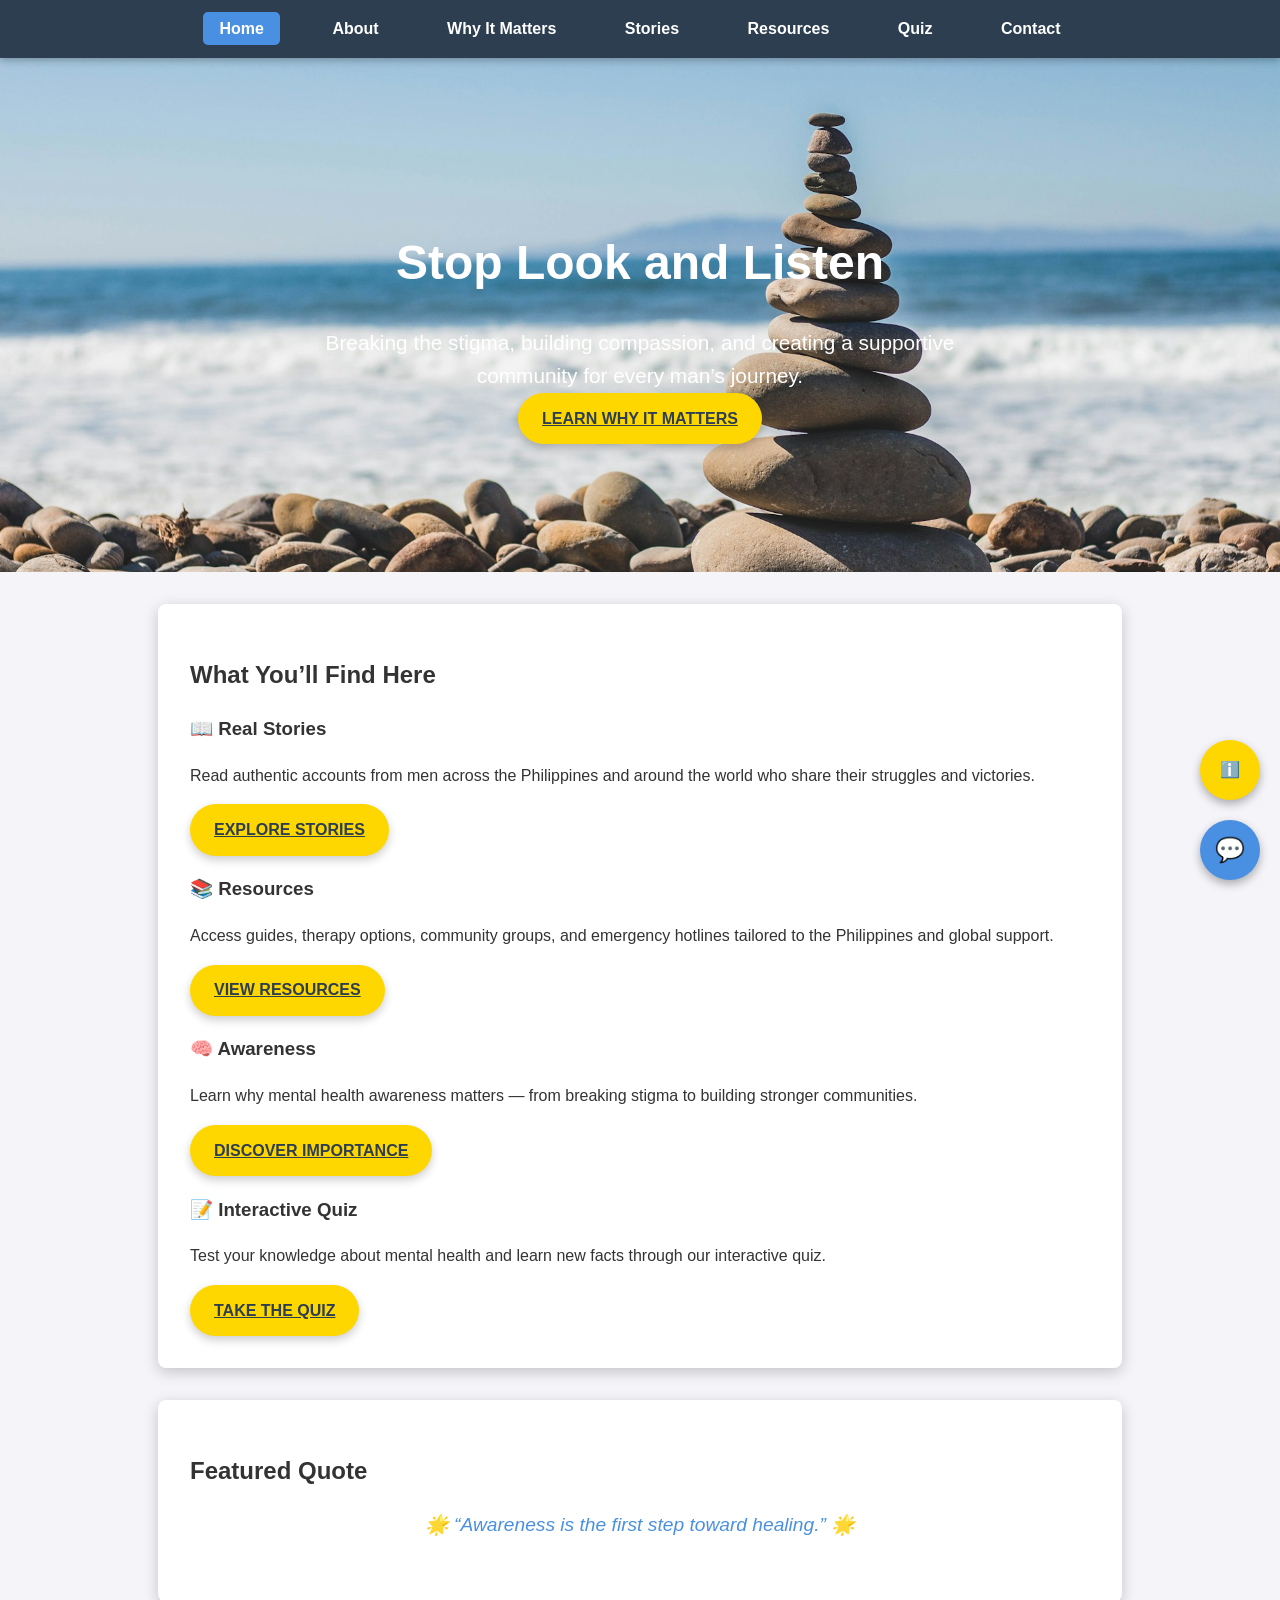
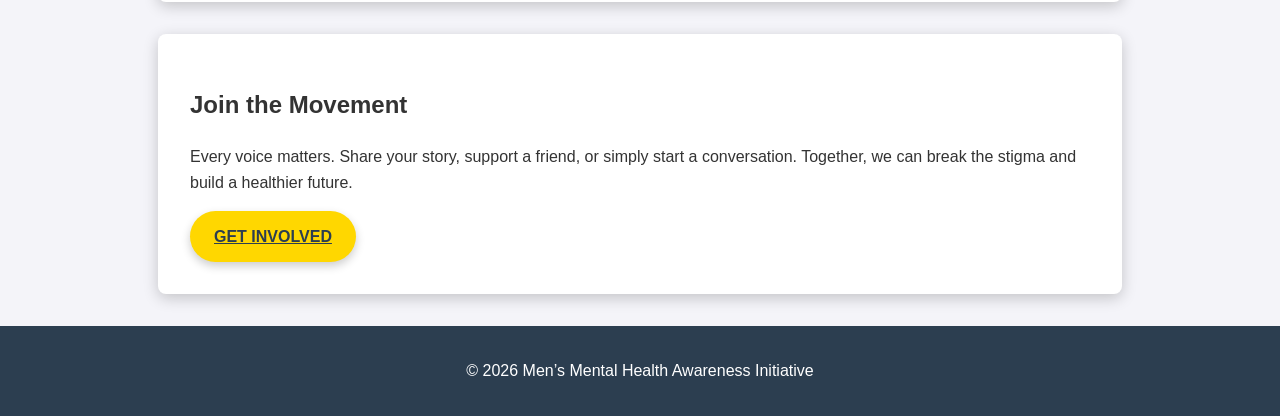
<file: index.html>
<!DOCTYPE html>
<html lang="en">
<head>
  <meta charset="UTF-8">
  <title>Men’s Mental Health Awareness</title>
  <link rel="stylesheet" href="../css/style.css">
  <script src="../js/script.js" defer></script>
</head>
<body>
  <nav>
    <ul>
      <li><a href="index.html" class="active">Home</a></li>
      <li><a href="about.html">About</a></li>
      <li><a href="importance.html">Why It Matters</a></li>
      <li><a href="stories.html">Stories</a></li>
      <li><a href="resources.html">Resources</a></li>
      <li><a href="quiz.html">Quiz</a></li>
      <li><a href="contact.html">Contact</a></li>
    </ul>
  </nav>

  <!-- Hero Section -->
  <section class="hero">
    <h1>Stop Look and Listen</h1>
    <p>Breaking the stigma, building compassion, and creating a supportive community for every man’s journey.</p>
    <a href="importance.html" class="btn">Learn Why It Matters</a>
  </section>

  <!-- Highlights Section -->
  <section>
    <div class="container">
      <h2>What You’ll Find Here</h2>
      <div class="home-grid">
        <div class="home-card">
          <h3>📖 Real Stories</h3>
          <p>Read authentic accounts from men across the Philippines and around the world who share their struggles and victories.</p>
          <a href="stories.html" class="btn">Explore Stories</a>
        </div>
        <div class="home-card">
          <h3>📚 Resources</h3>
          <p>Access guides, therapy options, community groups, and emergency hotlines tailored to the Philippines and global support.</p>
          <a href="resources.html" class="btn">View Resources</a>
        </div>
        <div class="home-card">
          <h3>🧠 Awareness</h3>
          <p>Learn why mental health awareness matters — from breaking stigma to building stronger communities.</p>
          <a href="importance.html" class="btn">Discover Importance</a>
        </div>
        <div class="home-card">
          <h3>📝 Interactive Quiz</h3>
          <p>Test your knowledge about mental health and learn new facts through our interactive quiz.</p>
          <a href="quiz.html" class="btn">Take the Quiz</a>
        </div>
      </div>
    </div>
  </section>

  <!-- Featured Quote Section -->
  <section>
    <div class="container">
      <h2>Featured Quote</h2>
      <p class="cheer-quote">🌟 “Awareness is the first step toward healing.” 🌟</p>
    </div>
  </section>

  <!-- Call to Action -->
  <section>
    <div class="container">
      <h2>Join the Movement</h2>
      <p>Every voice matters. Share your story, support a friend, or simply start a conversation. Together, we can break the stigma and build a healthier future.</p>
      <a href="contact.html" class="btn">Get Involved</a>
    </div>
  </section>

  <footer>
    <p>&copy; 2026 Men’s Mental Health Awareness Initiative</p>
  </footer>

  <!-- Learn More Floating Circle -->
  <div id="learn-more">
    <div id="learn-label">Learn More</div>
    <div id="learn-circle">ℹ️</div>
  </div>

  <!-- Cry Buddy Widget -->
  <div id="cry-buddy">
    <div id="cry-label">Cry Buddy</div>
    <div id="cry-circle">💬</div>
  </div>

  <!-- Chat Box -->
  <div id="chat-box">
    <div id="chat-messages"></div>
    <input type="text" id="chat-input" placeholder="Type your feelings..." />
    <button id="chat-send">Send</button>
  </div>
</body>
</html>
</file>
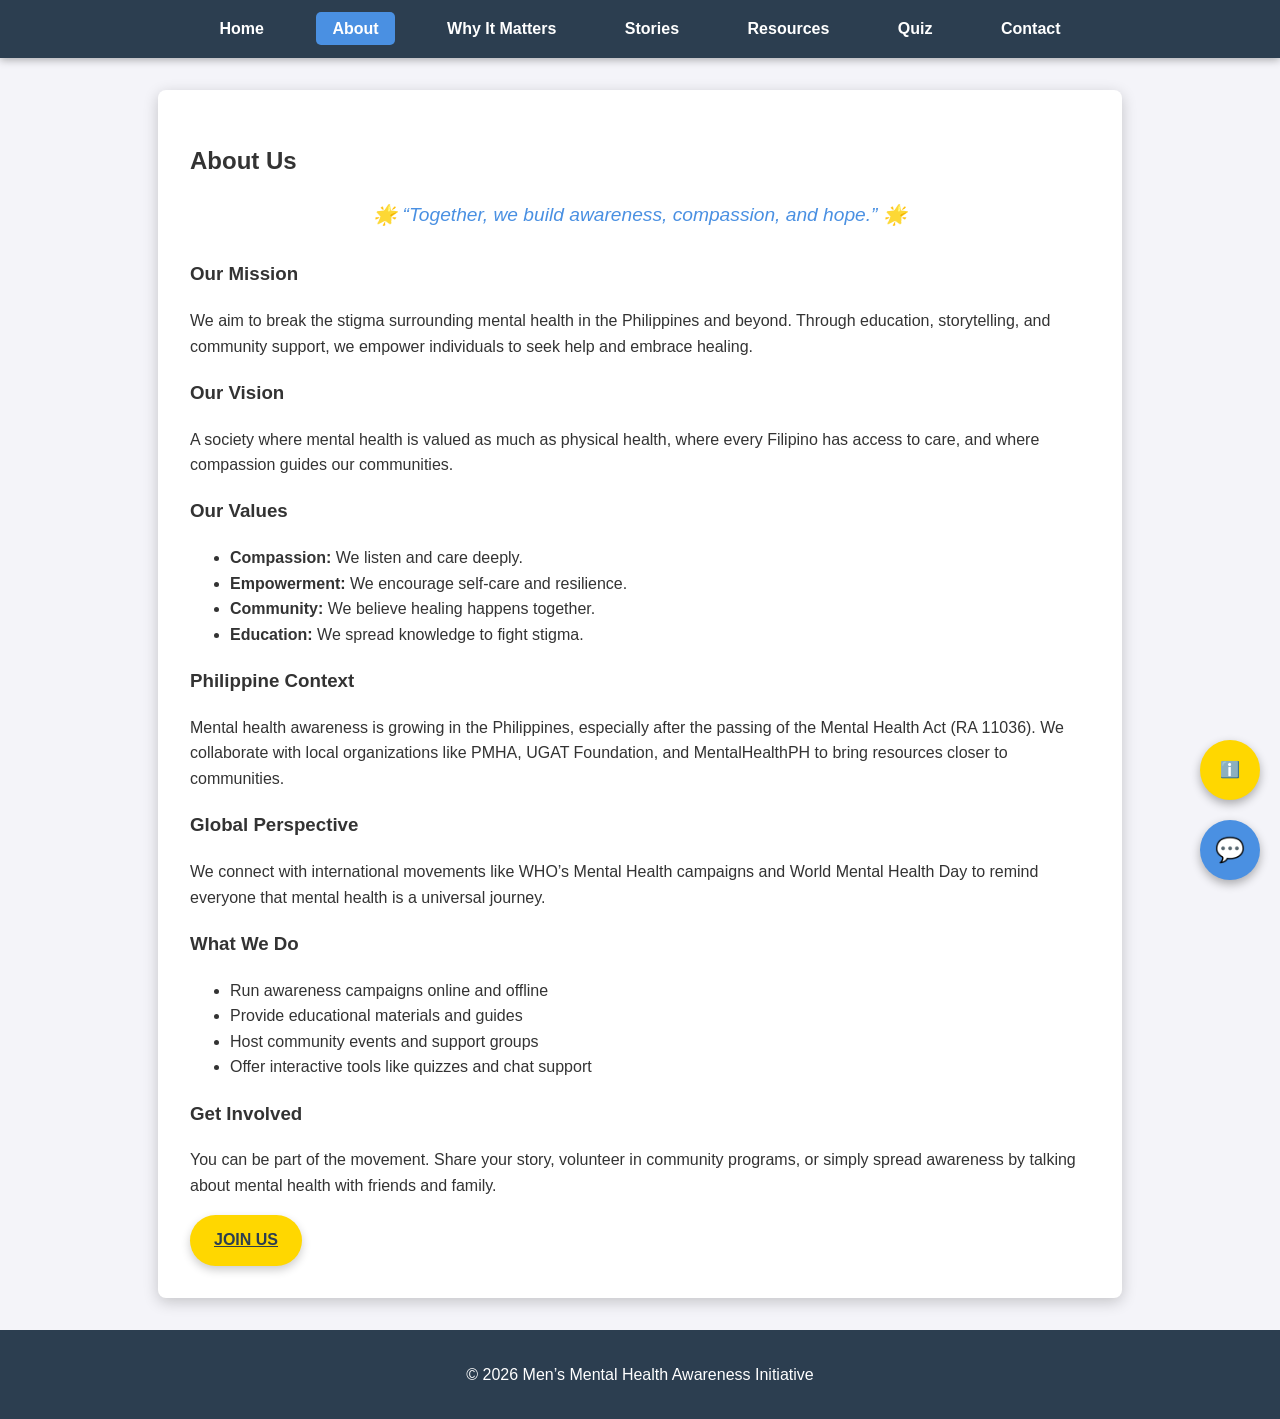
<file: about.html>
<!DOCTYPE html>
<html lang="en">
<head>
  <meta charset="UTF-8">
  <title>About Us - Mental Health Awareness</title>
  <link rel="stylesheet" href="../css/style.css">
  <script src="../js/script.js" defer></script>
</head>
<body>
  <nav>
    <ul>
      <li><a href="index.html">Home</a></li>
      <li><a href="about.html" class="active">About</a></li>
      <li><a href="importance.html">Why It Matters</a></li>
      <li><a href="stories.html">Stories</a></li>
      <li><a href="resources.html">Resources</a></li>
      <li><a href="quiz.html">Quiz</a></li>
      <li><a href="contact.html">Contact</a></li>
    </ul>
  </nav>

  <section>
    <div class="container">
      <h2>About Us</h2>
      <p class="cheer-quote">🌟 “Together, we build awareness, compassion, and hope.” 🌟</p>

      <div class="about-grid">
        <!-- Mission -->
        <div class="about-card">
          <h3>Our Mission</h3>
          <p>We aim to break the stigma surrounding mental health in the Philippines and beyond. Through education, storytelling, and community support, we empower individuals to seek help and embrace healing.</p>
        </div>

        <!-- Vision -->
        <div class="about-card">
          <h3>Our Vision</h3>
          <p>A society where mental health is valued as much as physical health, where every Filipino has access to care, and where compassion guides our communities.</p>
        </div>

        <!-- Values -->
        <div class="about-card">
          <h3>Our Values</h3>
          <ul>
            <li><strong>Compassion:</strong> We listen and care deeply.</li>
            <li><strong>Empowerment:</strong> We encourage self‑care and resilience.</li>
            <li><strong>Community:</strong> We believe healing happens together.</li>
            <li><strong>Education:</strong> We spread knowledge to fight stigma.</li>
          </ul>
        </div>

        <!-- Philippine Context -->
        <div class="about-card">
          <h3>Philippine Context</h3>
          <p>Mental health awareness is growing in the Philippines, especially after the passing of the Mental Health Act (RA 11036). We collaborate with local organizations like PMHA, UGAT Foundation, and MentalHealthPH to bring resources closer to communities.</p>
        </div>

        <!-- Global Perspective -->
        <div class="about-card">
          <h3>Global Perspective</h3>
          <p>We connect with international movements like WHO’s Mental Health campaigns and World Mental Health Day to remind everyone that mental health is a universal journey.</p>
        </div>

        <!-- What We Do -->
        <div class="about-card">
          <h3>What We Do</h3>
          <ul>
            <li>Run awareness campaigns online and offline</li>
            <li>Provide educational materials and guides</li>
            <li>Host community events and support groups</li>
            <li>Offer interactive tools like quizzes and chat support</li>
          </ul>
        </div>

        <!-- Get Involved -->
        <div class="about-card">
          <h3>Get Involved</h3>
          <p>You can be part of the movement. Share your story, volunteer in community programs, or simply spread awareness by talking about mental health with friends and family.</p>
          <a href="contact.html" class="btn">Join Us</a>
        </div>
      </div>
    </div>
  </section>

  <footer>
    <p>&copy; 2026 Men’s Mental Health Awareness Initiative</p>
  </footer>

  <!-- Learn More Floating Circle -->
  <div id="learn-more">
    <div id="learn-label">Learn More</div>
    <div id="learn-circle">ℹ️</div>
  </div>

  <!-- Cry Buddy Widget -->
  <div id="cry-buddy">
    <div id="cry-label">Cry Buddy</div>
    <div id="cry-circle">💬</div>
  </div>

  <!-- Chat Box -->
  <div id="chat-box">
    <div id="chat-messages"></div>
    <input type="text" id="chat-input" placeholder="Type your feelings..." />
    <button id="chat-send">Send</button>
  </div>
</body>
</html>
</file>
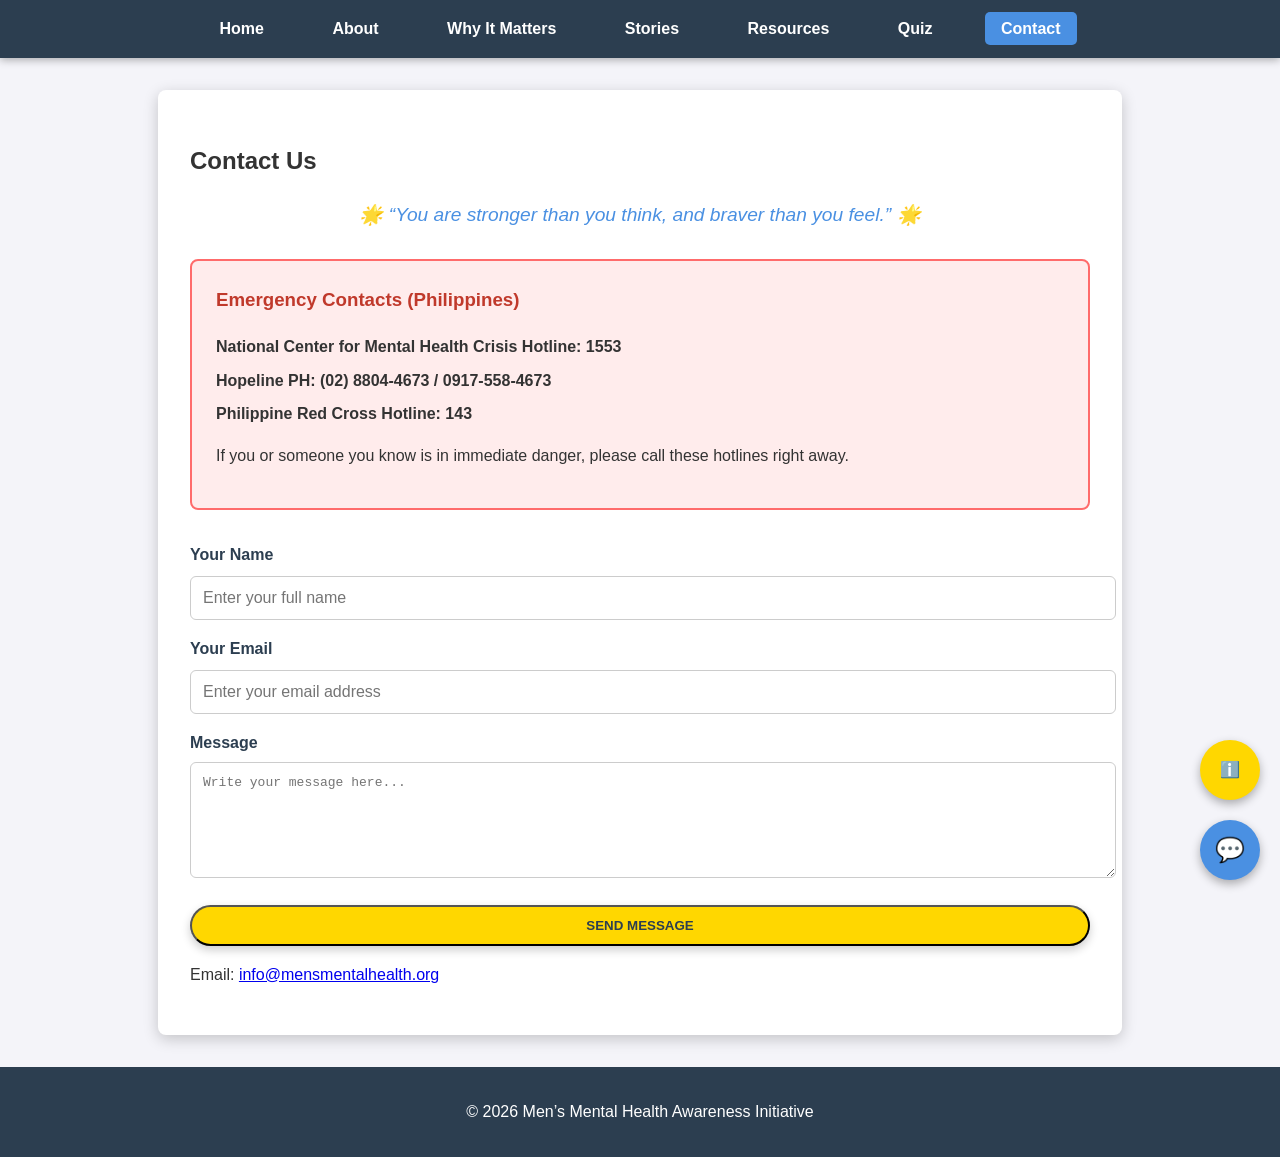
<file: contact.html>
<!DOCTYPE html>
<html lang="en">
<head>
  <meta charset="UTF-8">
  <title>Contact - Mental Health Awareness</title>
  <link rel="stylesheet" href="../css/style.css">
  <script src="../js/script.js" defer></script>
</head>
<body>
  <nav>
    <ul>
      <li><a href="index.html">Home</a></li>
      <li><a href="about.html">About</a></li>
      <li><a href="importance.html">Why It Matters</a></li>
      <li><a href="stories.html">Stories</a></li>
      <li><a href="resources.html">Resources</a></li>
      <li><a href="quiz.html">Quiz</a></li>
      <li><a href="contact.html" class="active">Contact</a></li>
    </ul>
  </nav>

  <section>
    <div class="container">
      <h2>Contact Us</h2>
      <p class="cheer-quote">🌟 “You are stronger than you think, and braver than you feel.” 🌟</p>

      <div class="emergency-box">
        <h3>Emergency Contacts (Philippines)</h3>
        <ul>
          <li><strong>National Center for Mental Health Crisis Hotline:</strong> 1553</li>
          <li><strong>Hopeline PH:</strong> (02) 8804-4673 / 0917-558-4673</li>
          <li><strong>Philippine Red Cross Hotline:</strong> 143</li>
        </ul>
        <p>If you or someone you know is in immediate danger, please call these hotlines right away.</p>
      </div>

      <form class="contact-form" action="#" method="post">
        <label for="name">Your Name</label>
        <input type="text" id="name" name="name" placeholder="Enter your full name" required>

        <label for="email">Your Email</label>
        <input type="email" id="email" name="email" placeholder="Enter your email address" required>

        <label for="message">Message</label>
        <textarea id="message" name="message" rows="6" placeholder="Write your message here..." required></textarea>

        <button type="submit" class="btn">Send Message</button>
      </form>

      <p>Email: <a href="mailto:info@mensmentalhealth.org">info@mensmentalhealth.org</a></p>
    </div>
  </section>

  <footer>
    <p>&copy; 2026 Men’s Mental Health Awareness Initiative</p>
  </footer>

  <!-- Learn More Floating Circle -->
  <div id="learn-more">
    <div id="learn-label">Learn More</div>
    <div id="learn-circle">ℹ️</div>
  </div>

  <!-- Cry Buddy Widget -->
  <div id="cry-buddy">
    <div id="cry-label">Cry Buddy</div>
    <div id="cry-circle">💬</div>
  </div>

  <!-- Chat Box -->
  <div id="chat-box">
    <div id="chat-messages"></div>
    <input type="text" id="chat-input" placeholder="Type your feelings..." />
    <button id="chat-send">Send</button>
  </div>
</body>
</html>
</file>
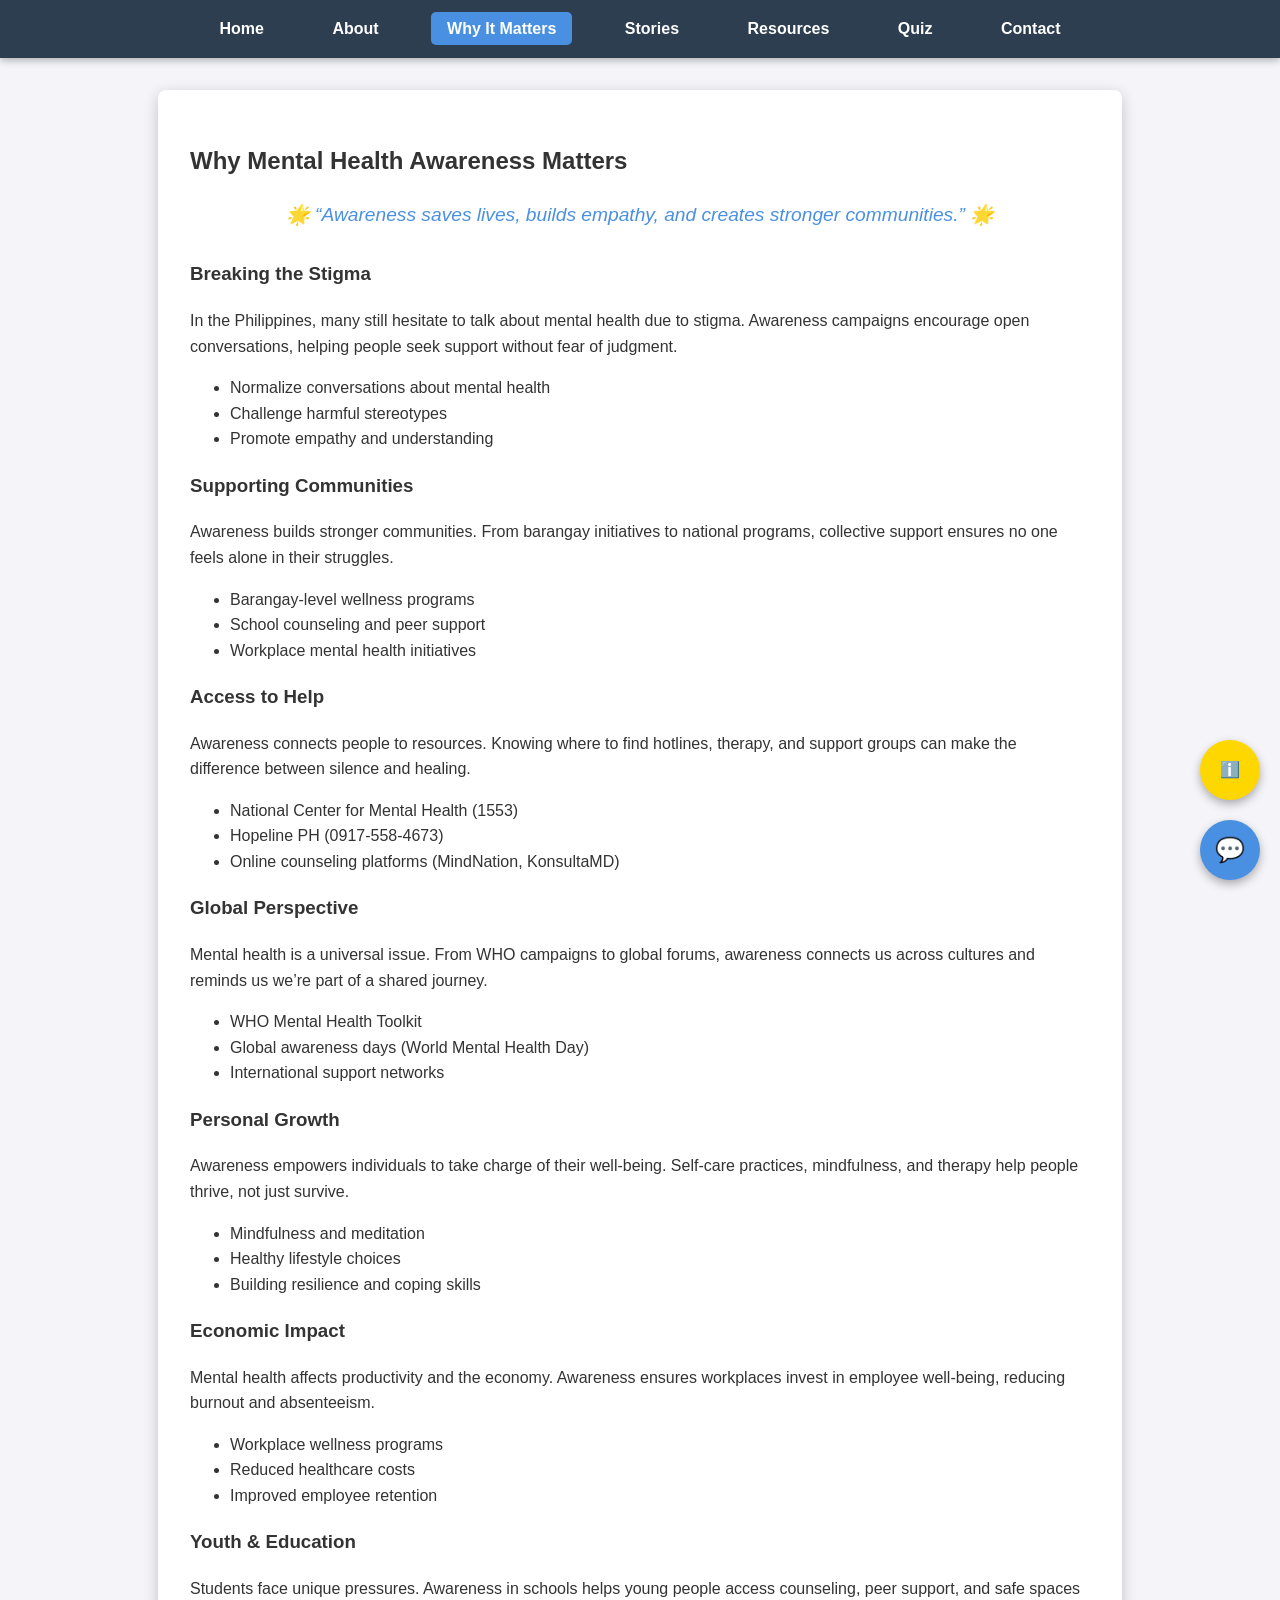
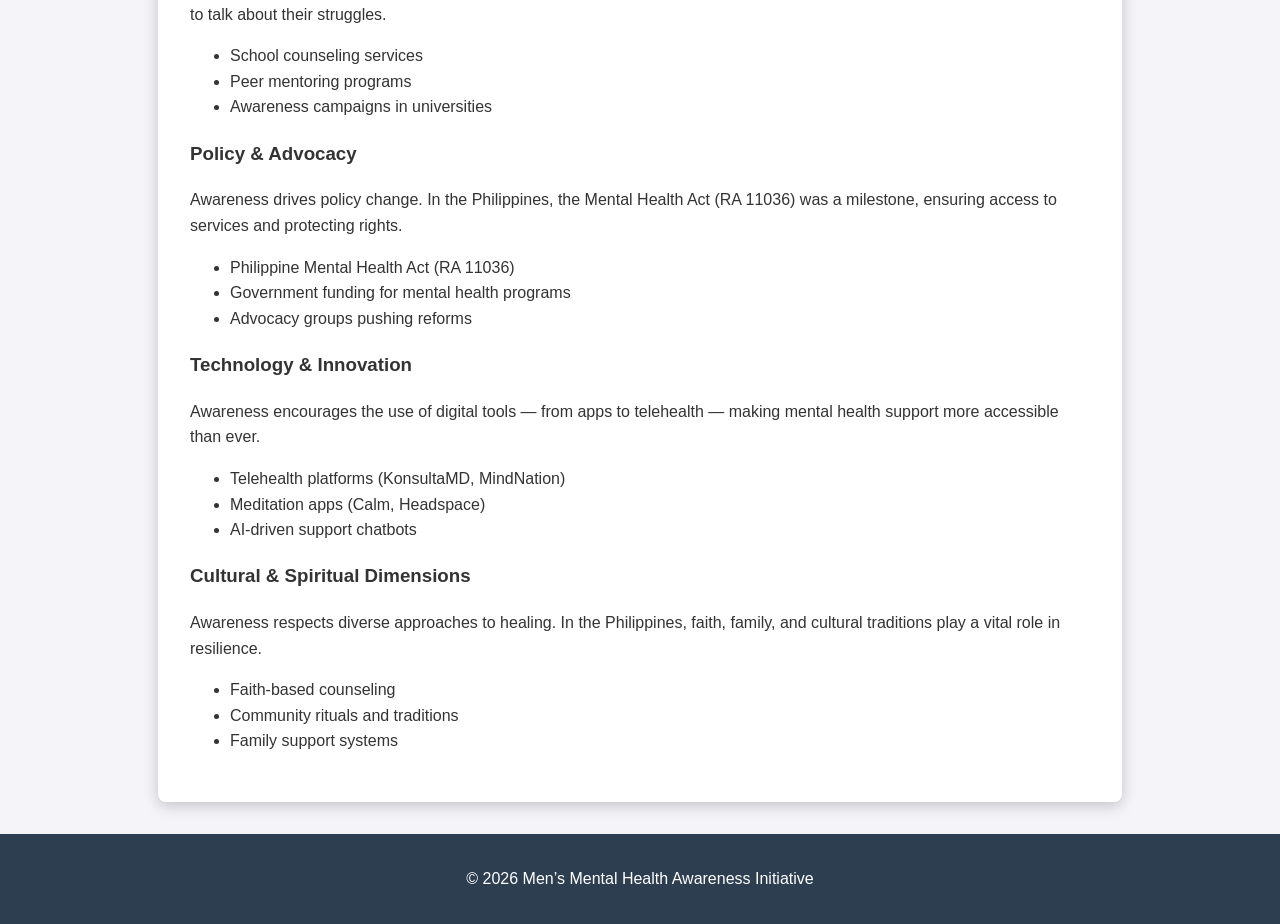
<file: importance.html>
<!DOCTYPE html>
<html lang="en">
<head>
  <meta charset="UTF-8">
  <title>Why Mental Health Awareness Matters</title>
  <link rel="stylesheet" href="../css/style.css">
  <script src="../js/script.js" defer></script>
</head>
<body>
  <nav>
    <ul>
      <li><a href="index.html">Home</a></li>
      <li><a href="about.html">About</a></li>
      <li><a href="importance.html" class="active">Why It Matters</a></li>
      <li><a href="stories.html">Stories</a></li>
      <li><a href="resources.html">Resources</a></li>
      <li><a href="quiz.html">Quiz</a></li>
      <li><a href="contact.html">Contact</a></li>
    </ul>
  </nav>

  <section>
    <div class="container">
      <h2>Why Mental Health Awareness Matters</h2>
      <p class="cheer-quote">🌟 “Awareness saves lives, builds empathy, and creates stronger communities.” 🌟</p>

      <div class="importance-grid">
        <!-- Section 1 -->
        <div class="importance-card">
          <h3>Breaking the Stigma</h3>
          <p>In the Philippines, many still hesitate to talk about mental health due to stigma. Awareness campaigns encourage open conversations, helping people seek support without fear of judgment.</p>
          <ul>
            <li>Normalize conversations about mental health</li>
            <li>Challenge harmful stereotypes</li>
            <li>Promote empathy and understanding</li>
          </ul>
        </div>

        <!-- Section 2 -->
        <div class="importance-card">
          <h3>Supporting Communities</h3>
          <p>Awareness builds stronger communities. From barangay initiatives to national programs, collective support ensures no one feels alone in their struggles.</p>
          <ul>
            <li>Barangay‑level wellness programs</li>
            <li>School counseling and peer support</li>
            <li>Workplace mental health initiatives</li>
          </ul>
        </div>

        <!-- Section 3 -->
        <div class="importance-card">
          <h3>Access to Help</h3>
          <p>Awareness connects people to resources. Knowing where to find hotlines, therapy, and support groups can make the difference between silence and healing.</p>
          <ul>
            <li>National Center for Mental Health (1553)</li>
            <li>Hopeline PH (0917‑558‑4673)</li>
            <li>Online counseling platforms (MindNation, KonsultaMD)</li>
          </ul>
        </div>

        <!-- Section 4 -->
        <div class="importance-card">
          <h3>Global Perspective</h3>
          <p>Mental health is a universal issue. From WHO campaigns to global forums, awareness connects us across cultures and reminds us we’re part of a shared journey.</p>
          <ul>
            <li>WHO Mental Health Toolkit</li>
            <li>Global awareness days (World Mental Health Day)</li>
            <li>International support networks</li>
          </ul>
        </div>

        <!-- Section 5 -->
        <div class="importance-card">
          <h3>Personal Growth</h3>
          <p>Awareness empowers individuals to take charge of their well‑being. Self‑care practices, mindfulness, and therapy help people thrive, not just survive.</p>
          <ul>
            <li>Mindfulness and meditation</li>
            <li>Healthy lifestyle choices</li>
            <li>Building resilience and coping skills</li>
          </ul>
        </div>

        <!-- Section 6 -->
        <div class="importance-card">
          <h3>Economic Impact</h3>
          <p>Mental health affects productivity and the economy. Awareness ensures workplaces invest in employee well‑being, reducing burnout and absenteeism.</p>
          <ul>
            <li>Workplace wellness programs</li>
            <li>Reduced healthcare costs</li>
            <li>Improved employee retention</li>
          </ul>
        </div>

        <!-- Section 7 -->
        <div class="importance-card">
          <h3>Youth & Education</h3>
          <p>Students face unique pressures. Awareness in schools helps young people access counseling, peer support, and safe spaces to talk about their struggles.</p>
          <ul>
            <li>School counseling services</li>
            <li>Peer mentoring programs</li>
            <li>Awareness campaigns in universities</li>
          </ul>
        </div>

        <!-- Section 8 -->
        <div class="importance-card">
          <h3>Policy & Advocacy</h3>
          <p>Awareness drives policy change. In the Philippines, the Mental Health Act (RA 11036) was a milestone, ensuring access to services and protecting rights.</p>
          <ul>
            <li>Philippine Mental Health Act (RA 11036)</li>
            <li>Government funding for mental health programs</li>
            <li>Advocacy groups pushing reforms</li>
          </ul>
        </div>

        <!-- Section 9 -->
        <div class="importance-card">
          <h3>Technology & Innovation</h3>
          <p>Awareness encourages the use of digital tools — from apps to telehealth — making mental health support more accessible than ever.</p>
          <ul>
            <li>Telehealth platforms (KonsultaMD, MindNation)</li>
            <li>Meditation apps (Calm, Headspace)</li>
            <li>AI‑driven support chatbots</li>
          </ul>
        </div>

        <!-- Section 10 -->
        <div class="importance-card">
          <h3>Cultural & Spiritual Dimensions</h3>
          <p>Awareness respects diverse approaches to healing. In the Philippines, faith, family, and cultural traditions play a vital role in resilience.</p>
          <ul>
            <li>Faith‑based counseling</li>
            <li>Community rituals and traditions</li>
            <li>Family support systems</li>
          </ul>
        </div>
      </div>
    </div>
  </section>

  <footer>
    <p>&copy; 2026 Men’s Mental Health Awareness Initiative</p>
  </footer>

  <!-- Learn More Floating Circle -->
  <div id="learn-more">
    <div id="learn-label">Learn More</div>
    <div id="learn-circle">ℹ️</div>
  </div>

  <!-- Cry Buddy Widget -->
  <div id="cry-buddy">
    <div id="cry-label">Cry Buddy</div>
    <div id="cry-circle">💬</div>
  </div>

  <!-- Chat Box -->
  <div id="chat-box">
    <div id="chat-messages"></div>
    <input type="text" id="chat-input" placeholder="Type your feelings..." />
    <button id="chat-send">Send</button>
  </div>
</body>
</html>
</file>
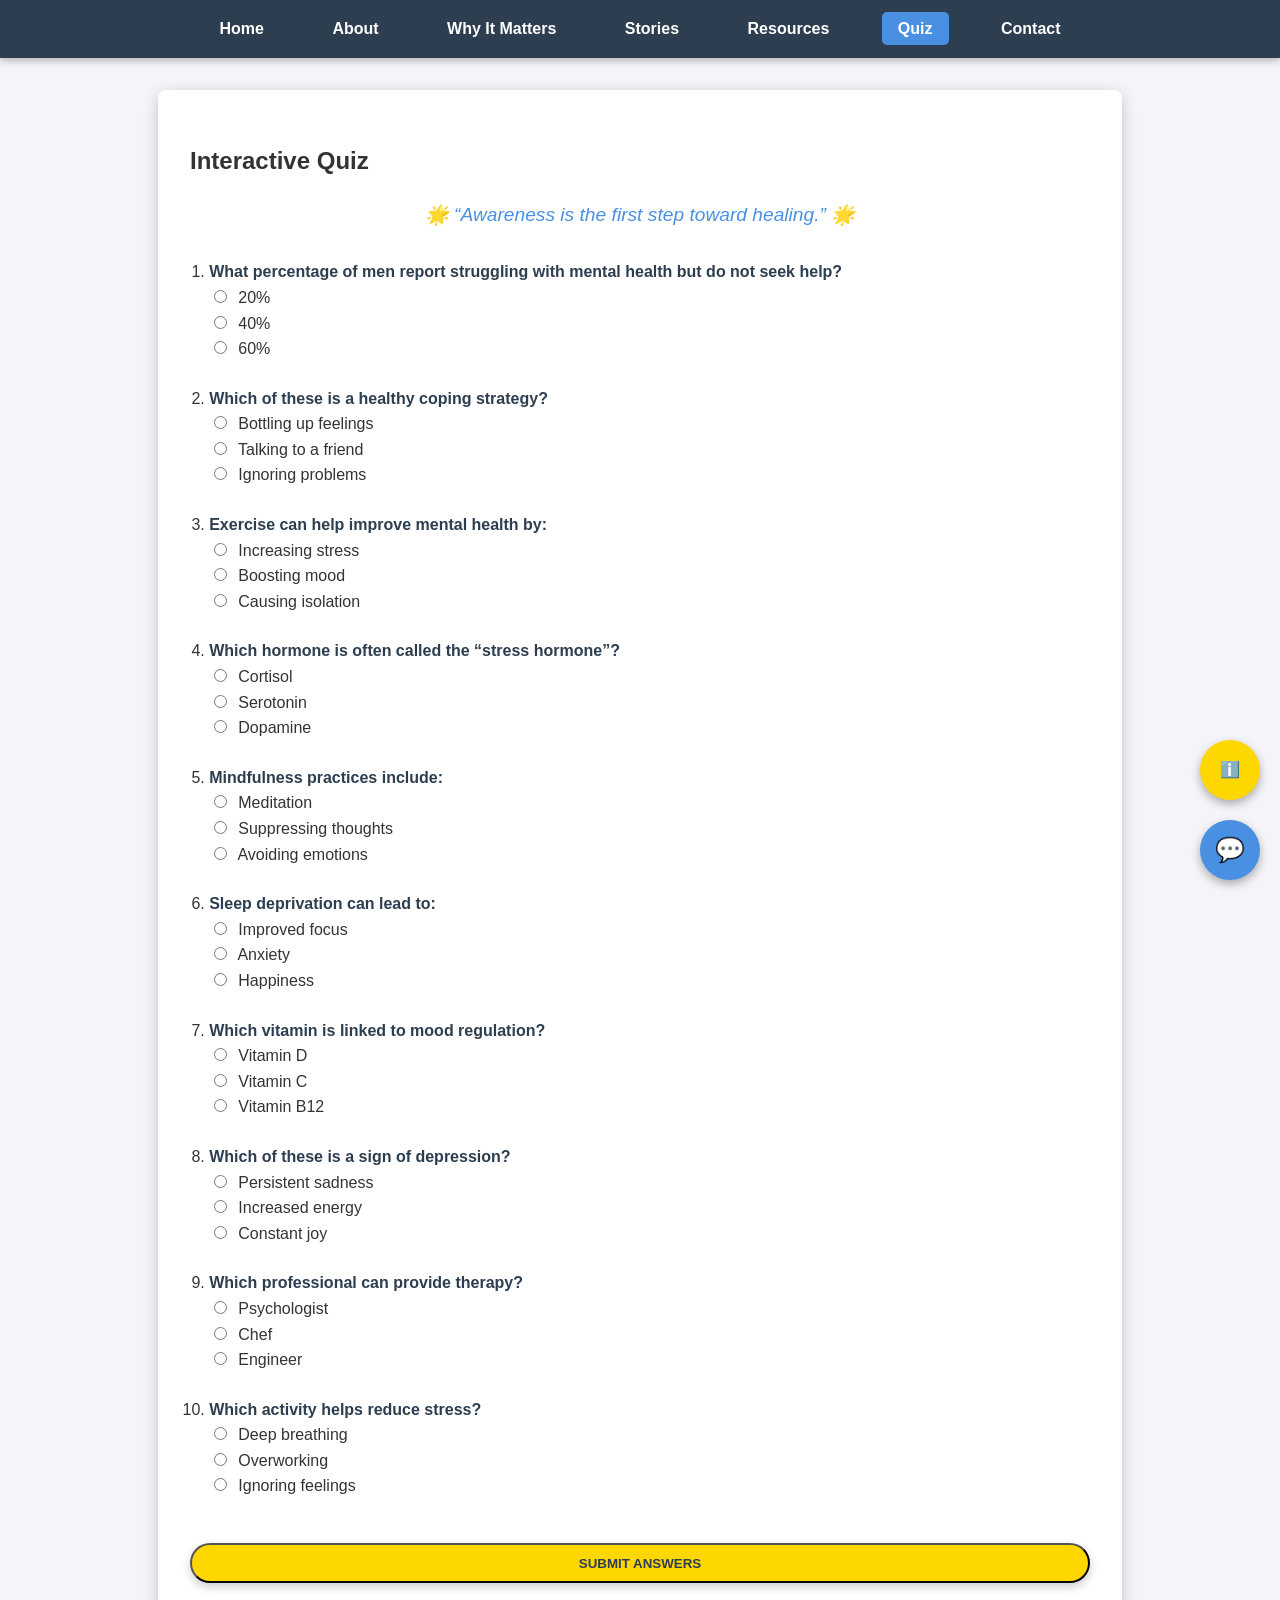
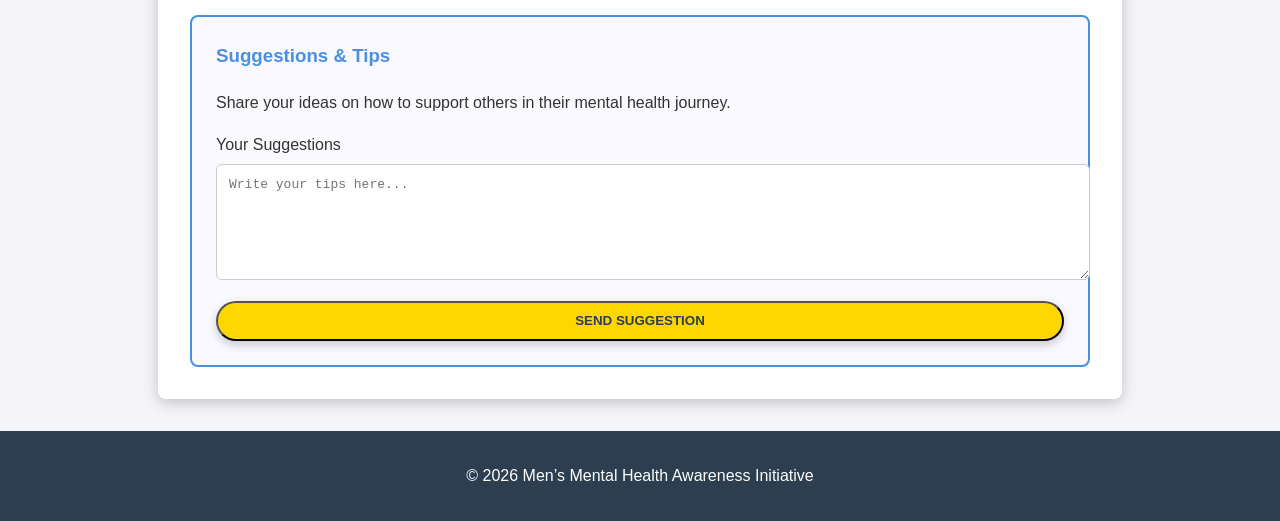
<file: quiz.html>
<!DOCTYPE html>
<html lang="en">
<head>
  <meta charset="UTF-8">
  <title>Quiz - Mental Health Awareness</title>
  <link rel="stylesheet" href="../css/style.css">
  <script src="../js/script.js" defer></script>
</head>
<body>
  <nav>
    <ul>
      <li><a href="index.html">Home</a></li>
      <li><a href="about.html">About</a></li>
      <li><a href="importance.html">Why It Matters</a></li>
      <li><a href="stories.html">Stories</a></li>
      <li><a href="resources.html">Resources</a></li>
      <li><a href="quiz.html" class="active">Quiz</a></li>
      <li><a href="contact.html">Contact</a></li>
    </ul>
  </nav>

  <section>
    <div class="container">
      <h2>Interactive Quiz</h2>
      <p class="cheer-quote">🌟 “Awareness is the first step toward healing.” 🌟</p>

      <form class="quiz-form">
        <ol>
          <li><label>What percentage of men report struggling with mental health but do not seek help?</label><br>
            <input type="radio" name="q1"> 20%<br>
            <input type="radio" name="q1"> 40%<br>
            <input type="radio" name="q1"> 60%<br>
          </li>
          <li><label>Which of these is a healthy coping strategy?</label><br>
            <input type="radio" name="q2"> Bottling up feelings<br>
            <input type="radio" name="q2"> Talking to a friend<br>
            <input type="radio" name="q2"> Ignoring problems<br>
          </li>
          <li><label>Exercise can help improve mental health by:</label><br>
            <input type="radio" name="q3"> Increasing stress<br>
            <input type="radio" name="q3"> Boosting mood<br>
            <input type="radio" name="q3"> Causing isolation<br>
          </li>
          <li><label>Which hormone is often called the “stress hormone”?</label><br>
            <input type="radio" name="q4"> Cortisol<br>
            <input type="radio" name="q4"> Serotonin<br>
            <input type="radio" name="q4"> Dopamine<br>
          </li>
          <li><label>Mindfulness practices include:</label><br>
            <input type="radio" name="q5"> Meditation<br>
            <input type="radio" name="q5"> Suppressing thoughts<br>
            <input type="radio" name="q5"> Avoiding emotions<br>
          </li>
          <li><label>Sleep deprivation can lead to:</label><br>
            <input type="radio" name="q6"> Improved focus<br>
            <input type="radio" name="q6"> Anxiety<br>
            <input type="radio" name="q6"> Happiness<br>
          </li>
          <li><label>Which vitamin is linked to mood regulation?</label><br>
            <input type="radio" name="q7"> Vitamin D<br>
            <input type="radio" name="q7"> Vitamin C<br>
            <input type="radio" name="q7"> Vitamin B12<br>
          </li>
          <li><label>Which of these is a sign of depression?</label><br>
            <input type="radio" name="q8"> Persistent sadness<br>
            <input type="radio" name="q8"> Increased energy<br>
            <input type="radio" name="q8"> Constant joy<br>
          </li>
          <li><label>Which professional can provide therapy?</label><br>
            <input type="radio" name="q9"> Psychologist<br>
            <input type="radio" name="q9"> Chef<br>
            <input type="radio" name="q9"> Engineer<br>
          </li>
          <li><label>Which activity helps reduce stress?</label><br>
            <input type="radio" name="q10"> Deep breathing<br>
            <input type="radio" name="q10"> Overworking<br>
            <input type="radio" name="q10"> Ignoring feelings<br>
          </li>
        </ol>

        <button type="submit" class="btn">Submit Answers</button>
      </form>

      <div class="suggestion-box">
        <h3>Suggestions & Tips</h3>
        <p>Share your ideas on how to support others in their mental health journey.</p>
        <form>
          <label for="suggestion">Your Suggestions</label>
          <textarea id="suggestion" name="suggestion" rows="6" placeholder="Write your tips here..." required></textarea>
          <button type="submit" class="btn">Send Suggestion</button>
        </form>
      </div>
    </div>
  </section>

  <footer>
    <p>&copy; 2026 Men’s Mental Health Awareness Initiative</p>
  </footer>

  <!-- Learn More Floating Circle -->
  <div id="learn-more">
    <div id="learn-label">Learn More</div>
    <div id="learn-circle">ℹ️</div>
  </div>

  <!-- Cry Buddy Widget -->
  <div id="cry-buddy">
    <div id="cry-label">Cry Buddy</div>
    <div id="cry-circle">💬</div>
  </div>

  <!-- Chat Box -->
  <div id="chat-box">
    <div id="chat-messages"></div>
    <input type="text" id="chat-input" placeholder="Type your feelings..." />
    <button id="chat-send">Send</button>
  </div>
</body>
</html>
</file>
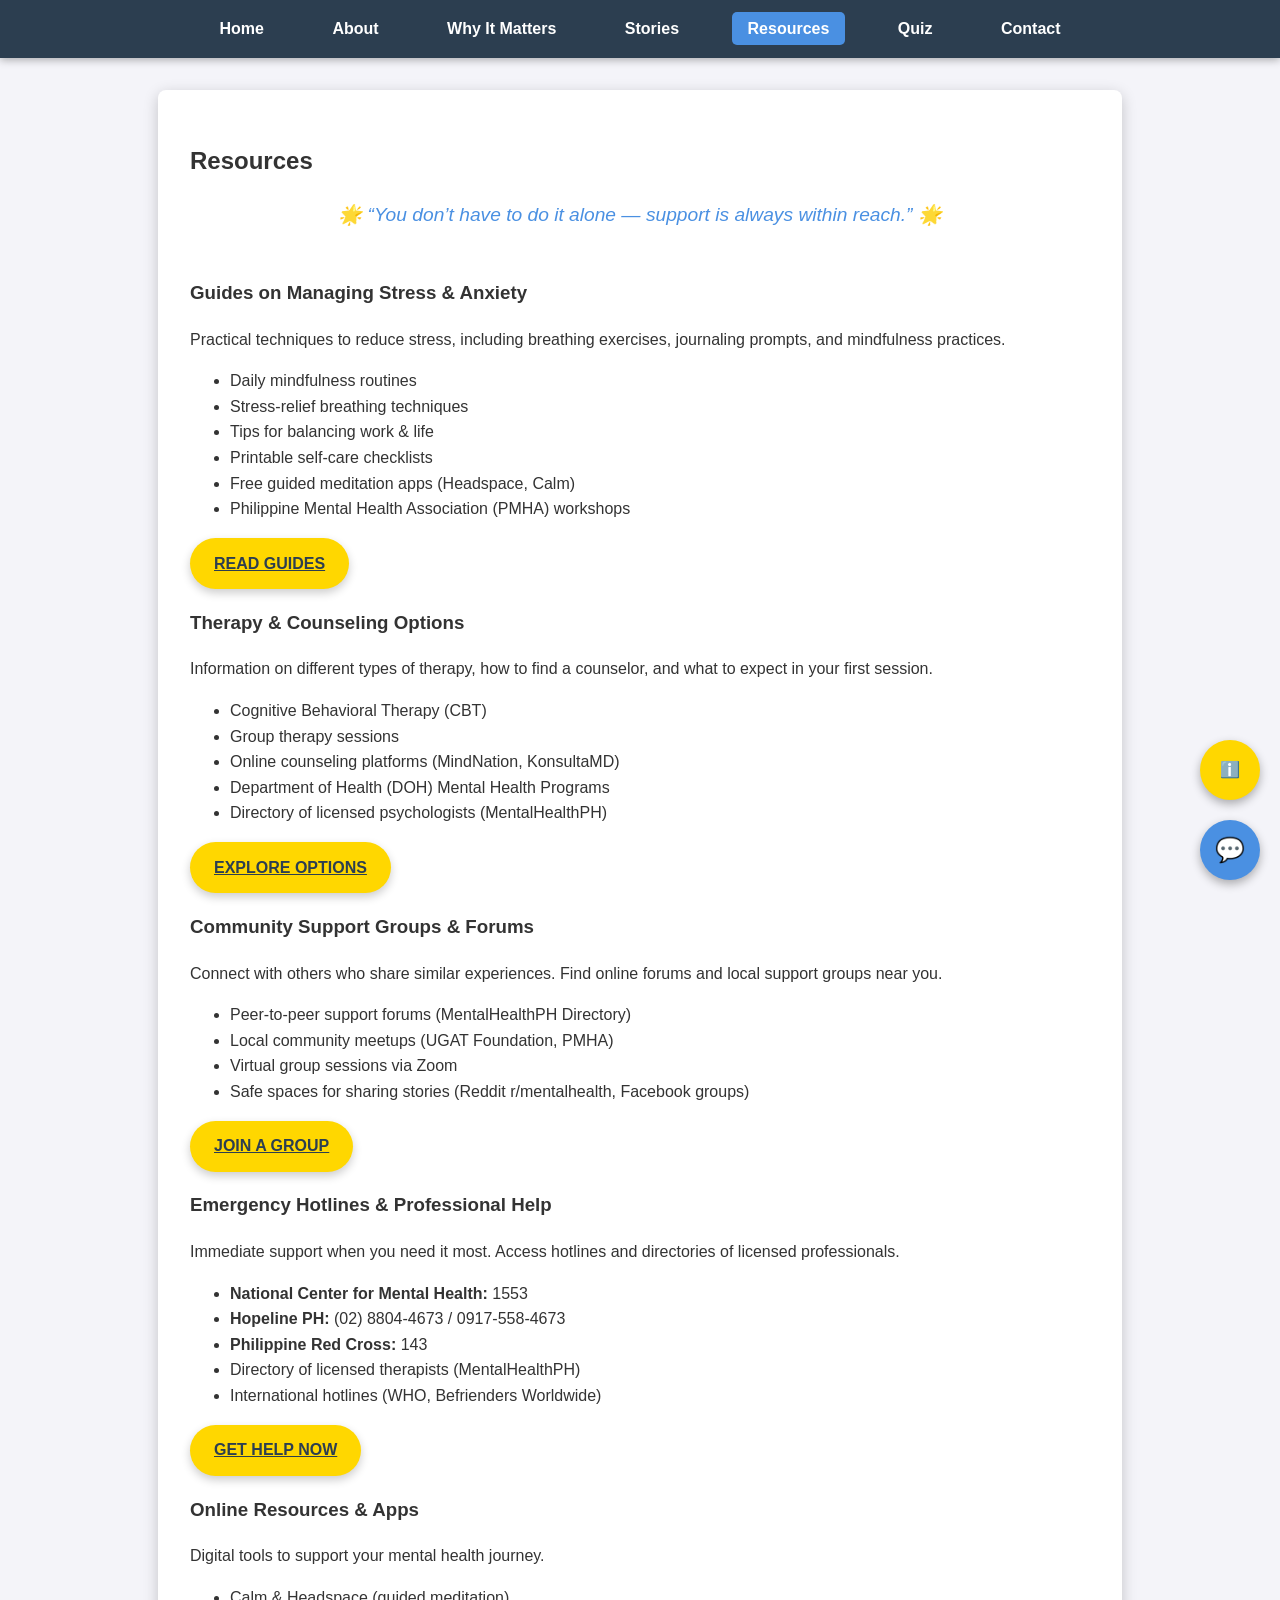
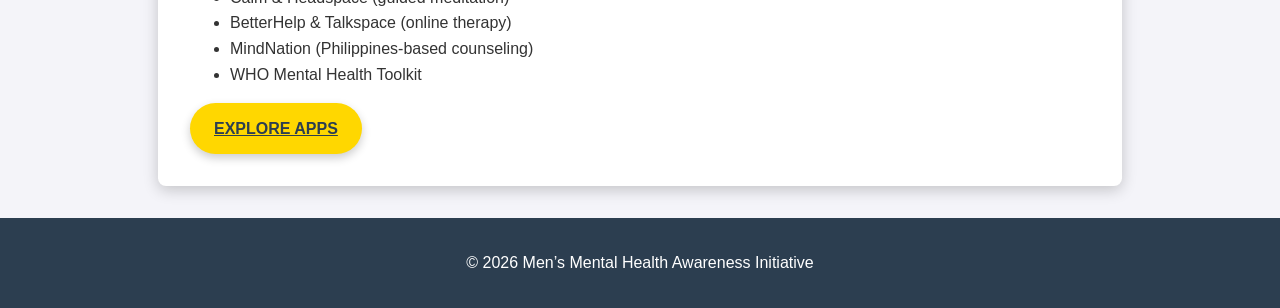
<file: resources.html>
<!DOCTYPE html>
<html lang="en">
<head>
  <meta charset="UTF-8">
  <title>Resources - Mental Health Awareness</title>
  <link rel="stylesheet" href="../css/style.css">
  <script src="../js/script.js" defer></script>
</head>
<body>
  <nav>
    <ul>
      <li><a href="index.html">Home</a></li>
      <li><a href="about.html">About</a></li>
      <li><a href="importance.html">Why It Matters</a></li>
      <li><a href="stories.html">Stories</a></li>
      <li><a href="resources.html" class="active">Resources</a></li>
      <li><a href="quiz.html">Quiz</a></li>
      <li><a href="contact.html">Contact</a></li>
    </ul>
  </nav>

  <section>
    <div class="container">
      <h2>Resources</h2>
      <p class="cheer-quote">🌟 “You don’t have to do it alone — support is always within reach.” 🌟</p>

      <div class="resources-grid">
        <!-- Stress & Anxiety Guides -->
        <div class="resource-card">
          <h3>Guides on Managing Stress & Anxiety</h3>
          <p>Practical techniques to reduce stress, including breathing exercises, journaling prompts, and mindfulness practices.</p>
          <ul>
            <li>Daily mindfulness routines</li>
            <li>Stress‑relief breathing techniques</li>
            <li>Tips for balancing work & life</li>
            <li>Printable self‑care checklists</li>
            <li>Free guided meditation apps (Headspace, Calm)</li>
            <li>Philippine Mental Health Association (PMHA) workshops</li>
          </ul>
          <a href="https://pmha.org.ph" class="btn" target="_blank">Read Guides</a>
        </div>

        <!-- Therapy & Counseling -->
        <div class="resource-card">
          <h3>Therapy & Counseling Options</h3>
          <p>Information on different types of therapy, how to find a counselor, and what to expect in your first session.</p>
          <ul>
            <li>Cognitive Behavioral Therapy (CBT)</li>
            <li>Group therapy sessions</li>
            <li>Online counseling platforms (MindNation, KonsultaMD)</li>
            <li>Department of Health (DOH) Mental Health Programs</li>
            <li>Directory of licensed psychologists (MentalHealthPH)</li>
          </ul>
          <a href="https://assistance.ph/doh-mental-health-programs" class="btn" target="_blank">Explore Options</a>
        </div>

        <!-- Community Support -->
        <div class="resource-card">
          <h3>Community Support Groups & Forums</h3>
          <p>Connect with others who share similar experiences. Find online forums and local support groups near you.</p>
          <ul>
            <li>Peer‑to‑peer support forums (MentalHealthPH Directory)</li>
            <li>Local community meetups (UGAT Foundation, PMHA)</li>
            <li>Virtual group sessions via Zoom</li>
            <li>Safe spaces for sharing stories (Reddit r/mentalhealth, Facebook groups)</li>
          </ul>
          <a href="https://mentalhealthph.org/directory" class="btn" target="_blank">Join a Group</a>
        </div>

        <!-- Emergency Help -->
        <div class="resource-card">
          <h3>Emergency Hotlines & Professional Help</h3>
          <p>Immediate support when you need it most. Access hotlines and directories of licensed professionals.</p>
          <ul>
            <li><strong>National Center for Mental Health:</strong> 1553</li>
            <li><strong>Hopeline PH:</strong> (02) 8804‑4673 / 0917‑558‑4673</li>
            <li><strong>Philippine Red Cross:</strong> 143</li>
            <li>Directory of licensed therapists (MentalHealthPH)</li>
            <li>International hotlines (WHO, Befrienders Worldwide)</li>
          </ul>
          <a href="https://mentalhealthph.org/directory" class="btn" target="_blank">Get Help Now</a>
        </div>

        <!-- Online Resources -->
        <div class="resource-card">
          <h3>Online Resources & Apps</h3>
          <p>Digital tools to support your mental health journey.</p>
          <ul>
            <li>Calm & Headspace (guided meditation)</li>
            <li>BetterHelp & Talkspace (online therapy)</li>
            <li>MindNation (Philippines‑based counseling)</li>
            <li>WHO Mental Health Toolkit</li>
          </ul>
          <a href="https://www.who.int/health-topics/mental-health" class="btn" target="_blank">Explore Apps</a>
        </div>
      </div>
    </div>
  </section>

  <footer>
    <p>&copy; 2026 Men’s Mental Health Awareness Initiative</p>
  </footer>

  <!-- Learn More Floating Circle -->
  <div id="learn-more">
    <div id="learn-label">Learn More</div>
    <div id="learn-circle">ℹ️</div>
  </div>

  <!-- Cry Buddy Widget -->
  <div id="cry-buddy">
    <div id="cry-label">Cry Buddy</div>
    <div id="cry-circle">💬</div>
  </div>

  <!-- Chat Box -->
  <div id="chat-box">
    <div id="chat-messages"></div>
    <input type="text" id="chat-input" placeholder="Type your feelings..." />
    <button id="chat-send">Send</button>
  </div>
</body>
</html>
</file>
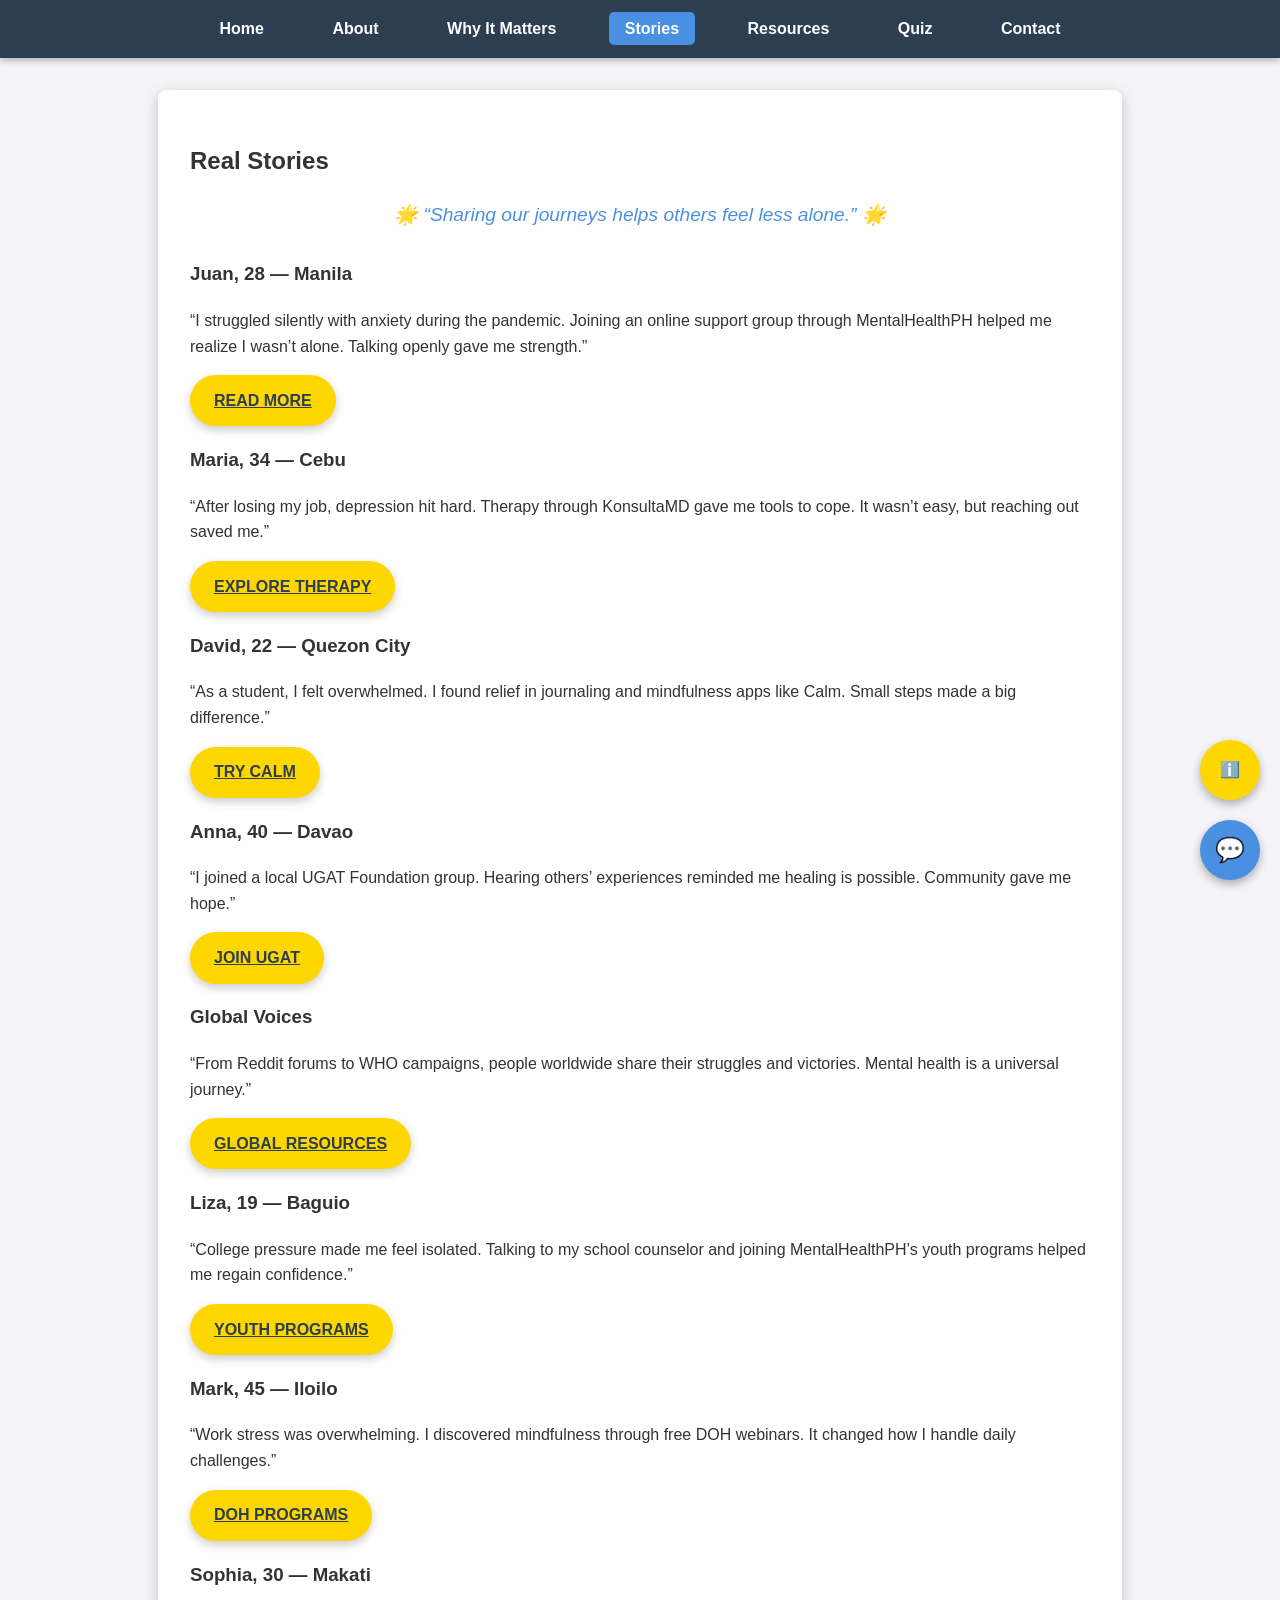
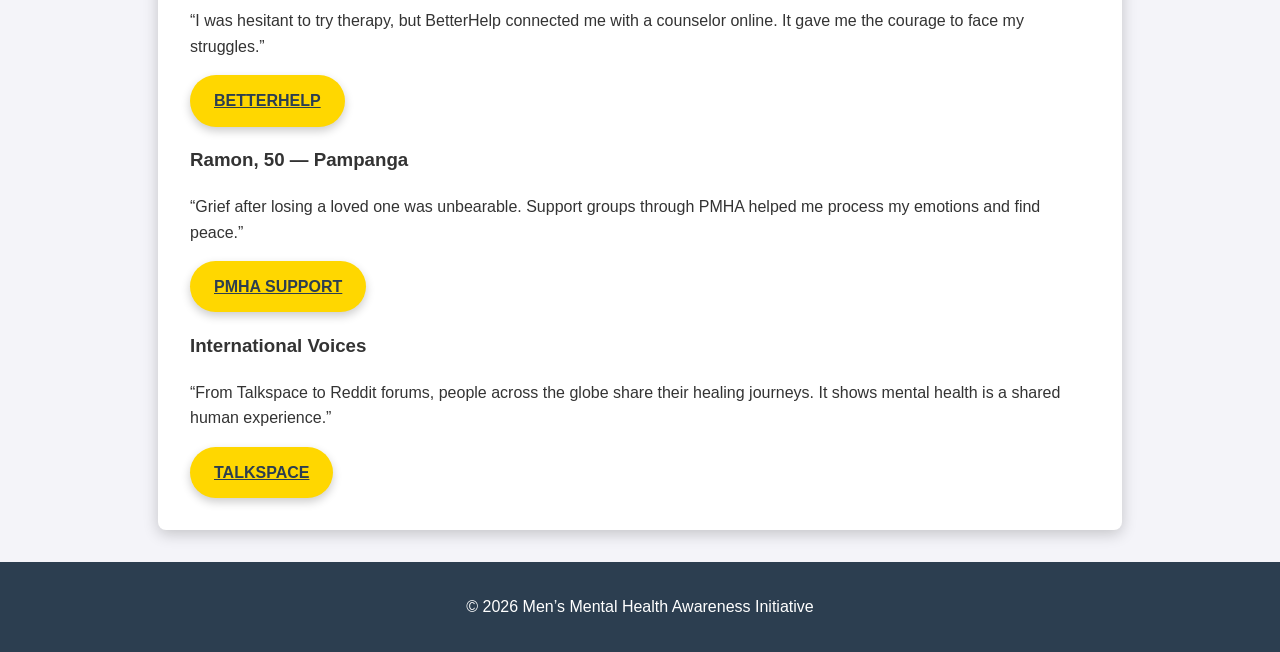
<file: stories.html>
<!DOCTYPE html>
<html lang="en">
<head>
  <meta charset="UTF-8">
  <title>Stories - Mental Health Awareness</title>
  <link rel="stylesheet" href="../css/style.css">
  <script src="../js/script.js" defer></script>
</head>
<body>
  <nav>
    <ul>
      <li><a href="index.html">Home</a></li>
      <li><a href="about.html">About</a></li>
      <li><a href="importance.html">Why It Matters</a></li>
      <li><a href="stories.html" class="active">Stories</a></li>
      <li><a href="resources.html">Resources</a></li>
      <li><a href="quiz.html">Quiz</a></li>
      <li><a href="contact.html">Contact</a></li>
    </ul>
  </nav>

  <section>
    <div class="container">
      <h2>Real Stories</h2>
      <p class="cheer-quote">🌟 “Sharing our journeys helps others feel less alone.” 🌟</p>

      <div class="stories-grid">
        <!-- Story 1 -->
        <div class="story-card">
          <h3>Juan, 28 — Manila</h3>
          <p>“I struggled silently with anxiety during the pandemic. Joining an online support group through MentalHealthPH helped me realize I wasn’t alone. Talking openly gave me strength.”</p>
          <a href="https://mentalhealthph.org" class="btn" target="_blank">Read More</a>
        </div>

        <!-- Story 2 -->
        <div class="story-card">
          <h3>Maria, 34 — Cebu</h3>
          <p>“After losing my job, depression hit hard. Therapy through KonsultaMD gave me tools to cope. It wasn’t easy, but reaching out saved me.”</p>
          <a href="https://konsulta.md" class="btn" target="_blank">Explore Therapy</a>
        </div>

        <!-- Story 3 -->
        <div class="story-card">
          <h3>David, 22 — Quezon City</h3>
          <p>“As a student, I felt overwhelmed. I found relief in journaling and mindfulness apps like Calm. Small steps made a big difference.”</p>
          <a href="https://www.calm.com" class="btn" target="_blank">Try Calm</a>
        </div>

        <!-- Story 4 -->
        <div class="story-card">
          <h3>Anna, 40 — Davao</h3>
          <p>“I joined a local UGAT Foundation group. Hearing others’ experiences reminded me healing is possible. Community gave me hope.”</p>
          <a href="https://ugatfoundationinc.org" class="btn" target="_blank">Join UGAT</a>
        </div>

        <!-- Story 5 -->
        <div class="story-card">
          <h3>Global Voices</h3>
          <p>“From Reddit forums to WHO campaigns, people worldwide share their struggles and victories. Mental health is a universal journey.”</p>
          <a href="https://www.who.int/health-topics/mental-health" class="btn" target="_blank">Global Resources</a>
        </div>

        <!-- Story 6 -->
        <div class="story-card">
          <h3>Liza, 19 — Baguio</h3>
          <p>“College pressure made me feel isolated. Talking to my school counselor and joining MentalHealthPH’s youth programs helped me regain confidence.”</p>
          <a href="https://mentalhealthph.org/youth" class="btn" target="_blank">Youth Programs</a>
        </div>

        <!-- Story 7 -->
        <div class="story-card">
          <h3>Mark, 45 — Iloilo</h3>
          <p>“Work stress was overwhelming. I discovered mindfulness through free DOH webinars. It changed how I handle daily challenges.”</p>
          <a href="https://doh.gov.ph" class="btn" target="_blank">DOH Programs</a>
        </div>

        <!-- Story 8 -->
        <div class="story-card">
          <h3>Sophia, 30 — Makati</h3>
          <p>“I was hesitant to try therapy, but BetterHelp connected me with a counselor online. It gave me the courage to face my struggles.”</p>
          <a href="https://www.betterhelp.com" class="btn" target="_blank">BetterHelp</a>
        </div>

        <!-- Story 9 -->
        <div class="story-card">
          <h3>Ramon, 50 — Pampanga</h3>
          <p>“Grief after losing a loved one was unbearable. Support groups through PMHA helped me process my emotions and find peace.”</p>
          <a href="https://pmha.org.ph" class="btn" target="_blank">PMHA Support</a>
        </div>

        <!-- Story 10 -->
        <div class="story-card">
          <h3>International Voices</h3>
          <p>“From Talkspace to Reddit forums, people across the globe share their healing journeys. It shows mental health is a shared human experience.”</p>
          <a href="https://www.talkspace.com" class="btn" target="_blank">Talkspace</a>
        </div>
      </div>
    </div>
  </section>

  <footer>
    <p>&copy; 2026 Men’s Mental Health Awareness Initiative</p>
  </footer>

  <!-- Learn More Floating Circle -->
  <div id="learn-more">
    <div id="learn-label">Learn More</div>
    <div id="learn-circle">ℹ️</div>
  </div>

  <!-- Cry Buddy Widget -->
  <div id="cry-buddy">
    <div id="cry-label">Cry Buddy</div>
    <div id="cry-circle">💬</div>
  </div>

  <!-- Chat Box -->
  <div id="chat-box">
    <div id="chat-messages"></div>
    <input type="text" id="chat-input" placeholder="Type your feelings..." />
    <button id="chat-send">Send</button>
  </div>
</body>
</html>
</file>
<file: css/style.css>
:root {
  --primary: #4A90E2;
  --secondary: #F4F4F9;
  --accent: #2C3E50;
  --highlight: #FFD700;
  --text-dark: #333;
  --text-light: #fff;
}

body {
  margin: 0;
  font-family: 'Segoe UI', Arial, sans-serif;
  background: var(--secondary);
  color: var(--text-dark);
  line-height: 1.6;
}

/* Navbar */
nav {
  background: var(--accent);
  padding: 1em;
  text-align: center;
  position: sticky;
  top: 0;
  z-index: 1000;
  box-shadow: 0 2px 8px rgba(0,0,0,0.3);
}
nav ul { list-style: none; margin: 0; padding: 0; }
nav li { display: inline-block; margin: 0 1em; }
nav a {
  color: var(--text-light);
  text-decoration: none;
  font-weight: bold;
  padding: 0.5em 1em;
  border-radius: 5px;
  transition: background 0.3s, color 0.3s;
}
nav a:hover { background: var(--highlight); color: var(--accent); }
nav a.active { background: var(--primary); color: var(--text-light); }

/* Hero */
.hero {
  background: url("../assets/images/IMAGE2.jpg") no-repeat center center;
  background-size: cover;
  color: var(--text-light);
  padding: 8em 2em;
  text-align: center;
}
.hero h1 { font-size: 3em; margin-bottom: 0.5em; }
.hero p { font-size: 1.3em; max-width: 700px; margin: auto; }

/* Buttons */
.btn {
  display: inline-block;
  background: var(--highlight);
  color: var(--accent);
  padding: 0.8em 1.5em;
  border-radius: 30px;
  font-weight: bold;
  text-transform: uppercase;
  transition: all 0.3s ease;
  box-shadow: 0 4px 10px rgba(0,0,0,0.2);
}
.btn:hover { background: var(--primary); color: var(--text-light); transform: scale(1.05); }

/* Containers */
.container, .card {
  background: #fff;
  padding: 2em;
  margin: 2em auto;
  border-radius: 8px;
  box-shadow: 0 4px 15px rgba(0,0,0,0.2);
  max-width: 900px;
  transition: transform 0.3s ease, box-shadow 0.3s ease;
}
.container:hover, .card:hover { transform: translateY(-5px); box-shadow: 0 8px 20px rgba(0,0,0,0.3); }

/* Footer */
footer {
  background: var(--accent);
  color: var(--text-light);
  text-align: center;
  padding: 1em;
  margin-top: 2em;
}

/* Floating Circles */
#learn-more, #cry-buddy {
  position: fixed;
  right: 20px;
  display: flex;
  align-items: center;
  z-index: 2000;
}
#learn-more { bottom: 100px; }
#cry-buddy { bottom: 20px; }

#learn-circle, #cry-circle {
  width: 60px;
  height: 60px;
  border-radius: 50%;
  display: flex;
  align-items: center;
  justify-content: center;
  cursor: pointer;
  box-shadow: 0 4px 10px rgba(0,0,0,0.3);
  transition: transform 0.3s ease;
}
#learn-circle { background: var(--highlight); color: var(--accent); font-weight: bold; }
#cry-circle { background: var(--primary); color: var(--text-light); font-size: 1.5em; }
#learn-circle:hover, #cry-circle:hover { transform: scale(1.1); }

#learn-label, #cry-label {
  background: var(--accent);
  color: var(--text-light);
  padding: 8px 12px;
  border-radius: 20px;
  margin-right: 10px;
  opacity: 0;
  transform: translateX(20px);
  transition: all 0.3s ease;
  white-space: nowrap;
  pointer-events: none;
}
#learn-more:hover #learn-label,
#cry-buddy:hover #cry-label {
  opacity: 1;
  transform: translateX(0);
}

/* Chat Box */
#chat-box {
  display: none;
  position: fixed;
  bottom: 90px;
  right: 20px;
  width: 300px;
  background: #fff;
  border: 1px solid #ccc;
  border-radius: 8px;
  box-shadow: 0 4px 10px rgba(0,0,0,0.2);
}
#chat-messages {
  height: 200px;
  overflow-y: auto;
  padding: 10px;
  font-size: 0.9em;
}
#chat-input {
  width: 70%;
  padding: 8px;
  border: none;
  border-top: 1px solid #ccc;
}
#chat-send {
  width: 30%;
  padding: 8px;
  border: none;
  background: var(--highlight);
  color: var(--accent);
  font-weight: bold;
  cursor: pointer;
}
#chat-send:hover { background: var(--primary); color: var(--text-light); }

/* Cheer Quote */
.cheer-quote {
  font-size: 1.2em;
  font-style: italic;
  text-align: center;
  margin-bottom: 1.5em;
  color: var(--primary);
}

/* Emergency Box (Contact page only) */
.emergency-box {
  background: #ffecec;
  border: 2px solid #ff6b6b;
  padding: 1.5em;
  border-radius: 8px;
  margin-bottom: 2em;
}
.emergency-box h3 {
  margin-top: 0;
  color: #c0392b;
}
.emergency-box ul {
  list-style: none;
  padding: 0;
}
.emergency-box li {
  margin: 0.5em 0;
  font-weight: bold;
}

/* Contact Form Styling */
.contact-form label {
  display: block;
  margin-top: 1em;
  font-weight: bold;
  color: var(--accent);
}
.contact-form input,
.contact-form textarea {
  width: 100%;
  padding: 12px;
  margin-top: 0.5em;
  border: 1px solid #ccc;
  border-radius: 6px;
  font-size: 1em;
  transition: border 0.3s ease, box-shadow 0.3s ease;
}
.contact-form input:focus,
.contact-form textarea:focus {
  border-color: var(--primary);
  box-shadow: 0 0 8px rgba(74, 144, 226, 0.4);
  outline: none;
}
.contact-form button {
  margin-top: 1.5em;
  width: 100%;
}

/* Quiz Form Styling */
.quiz-form ol {
  padding-left: 1.2em;
}
.quiz-form li {
  margin-bottom: 1.5em;
}
.quiz-form label {
  font-weight: bold;
  color: var(--accent);
}
.quiz-form input[type="radio"] {
  margin-right: 0.5em;
}
.quiz-form button {
  margin-top: 1.5em;
  width: 100%;
}

/* Suggestion Box */
.suggestion-box {
  background: #f9f9ff;
  border: 2px solid var(--primary);
  padding: 1.5em;
  border-radius: 8px;
  margin-top: 2em;
}
.suggestion-box h3 {
  margin-top: 0;
  color: var(--primary);
}
.suggestion-box textarea {
  width: 100%;
  padding: 12px;
  margin-top: 0.5em;
  border: 1px solid #ccc;
  border-radius: 6px;
  font-size: 1em;
  transition: border 0.3s ease, box-shadow 0.3s ease;
}
.suggestion-box textarea:focus {
  border-color: var(--primary);
  box-shadow: 0 0 8px rgba(74, 144, 226, 0.4);
  outline: none;
}
.suggestion-box button {
  margin-top: 1em;
  width: 100%;
}

/* Resources Grid Layout */
.resources-grid {
  display: grid;
  grid-template-columns: repeat(auto-fit, minmax(350px, 1
</file>
